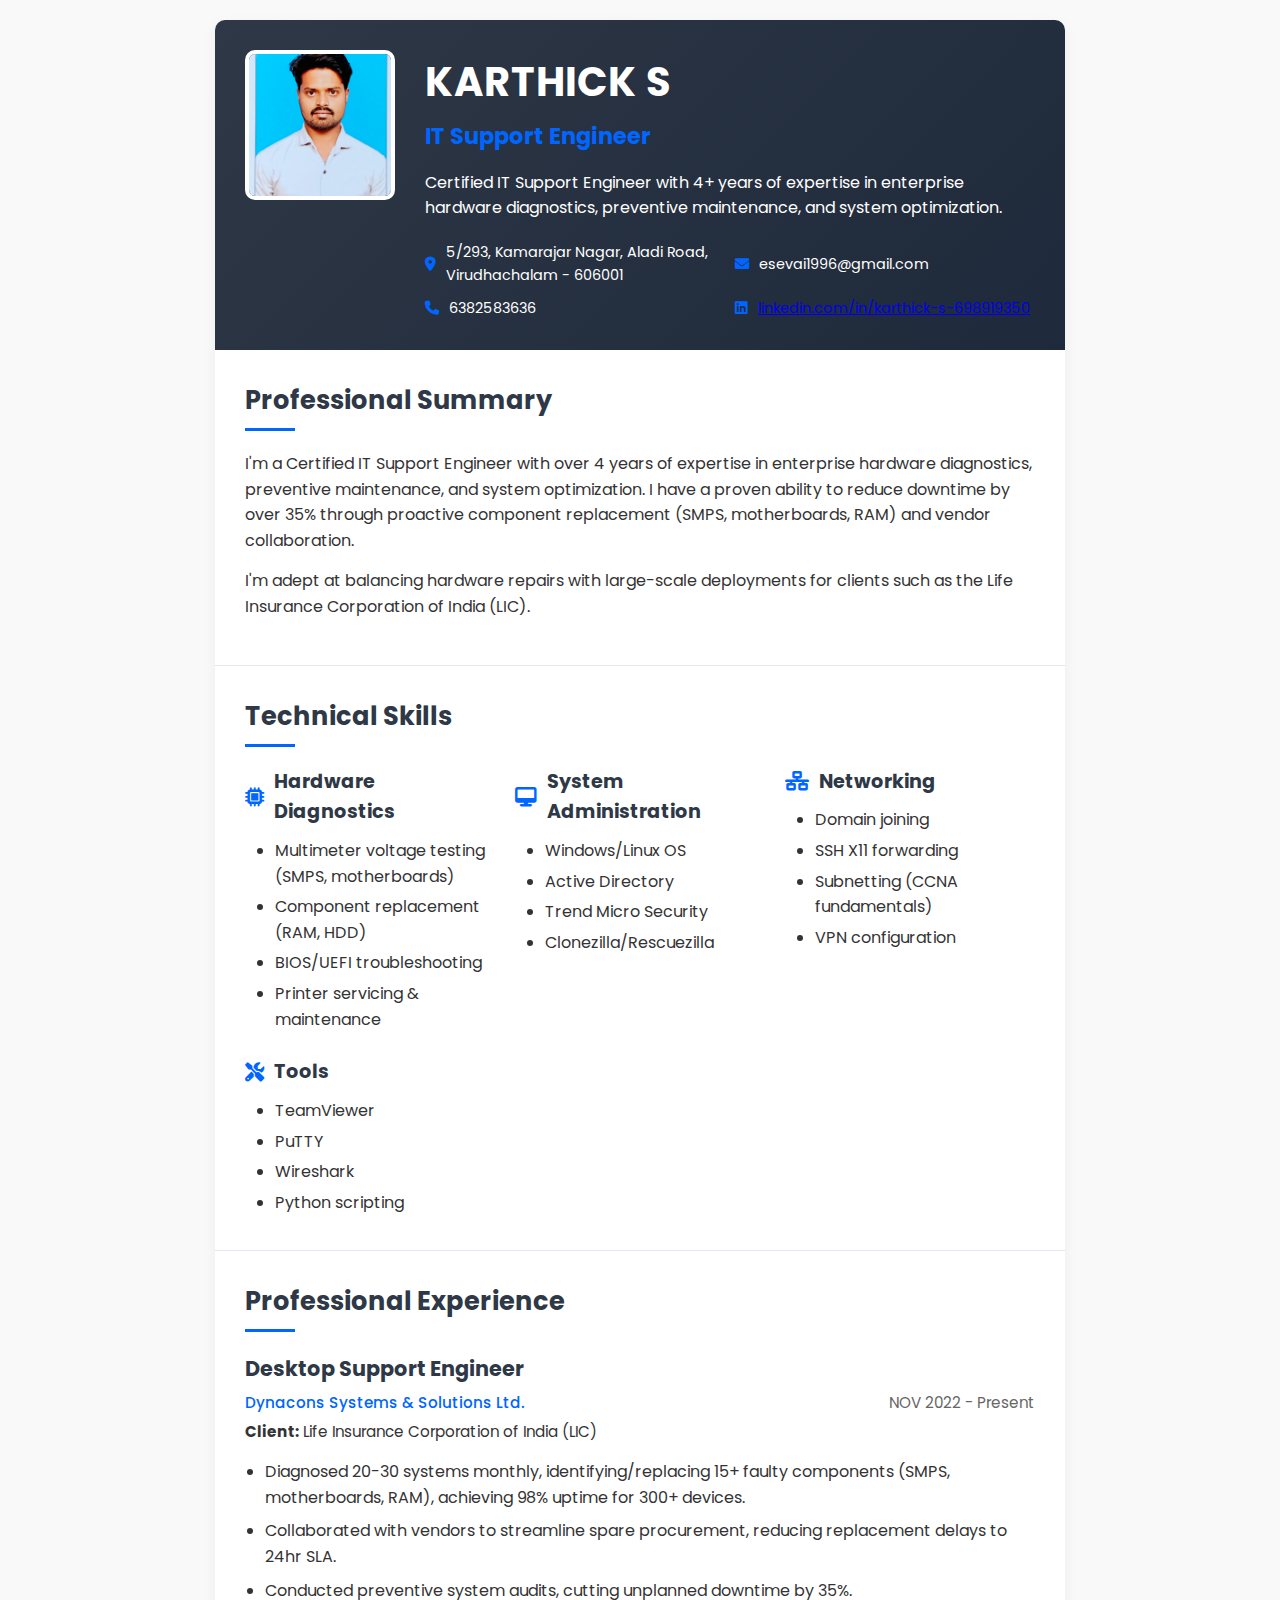
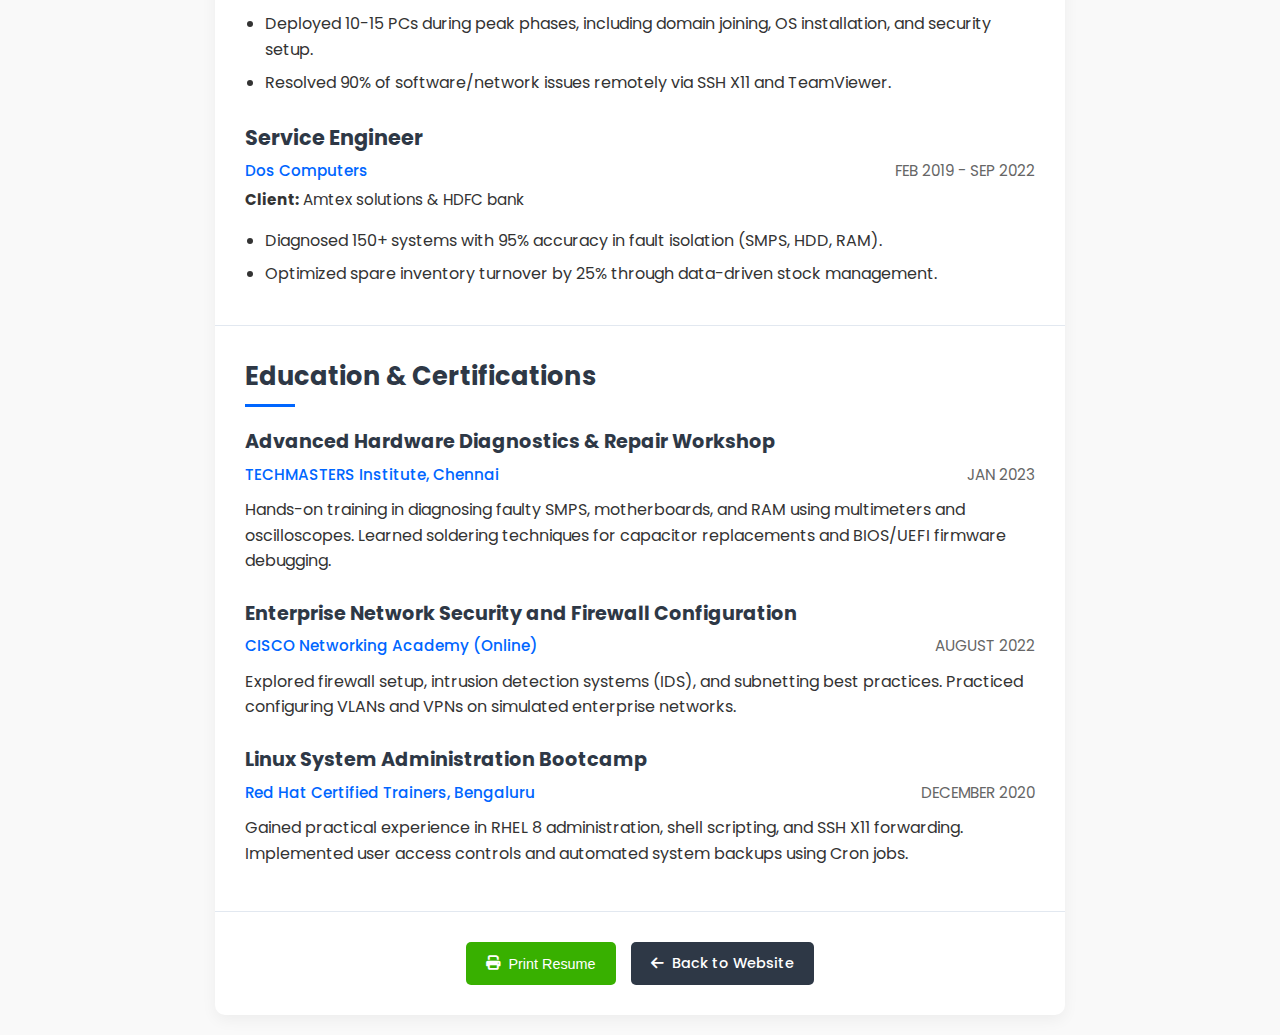
<file: resume.html>
<!DOCTYPE html>
<html lang="en">
<head>
  <meta charset="utf-8">
  <meta name="viewport" content="width=device-width, initial-scale=1.0">
  <title>Karthick S - Resume</title>
  <link href="resume-style.css" rel="stylesheet" type="text/css" />
  <link rel="stylesheet" href="https://cdnjs.cloudflare.com/ajax/libs/font-awesome/6.4.0/css/all.min.css">
  <link href="https://fonts.googleapis.com/css2?family=Poppins:wght@300;400;500;600;700&display=swap" rel="stylesheet">
</head>

<body>
  <div class="resume-container">
    <div class="resume-header">
      <div class="profile-image">
        <img src="profile-photo.jpg" alt="Karthick S">
      </div>
      <div class="profile-info">
        <h1>KARTHICK S</h1>
        <h2>IT Support Engineer</h2>
        <p>Certified IT Support Engineer with 4+ years of expertise in enterprise hardware diagnostics, preventive maintenance, and system optimization.</p>
        
        <div class="contact-details">
          <div class="contact-item">
            <i class="fas fa-map-marker-alt"></i>
            <span>5/293, Kamarajar Nagar, Aladi Road, Virudhachalam - 606001</span>
          </div>
          <div class="contact-item">
            <i class="fas fa-envelope"></i>
            <span>esevai1996@gmail.com</span>
          </div>
          <div class="contact-item">
            <i class="fas fa-phone"></i>
            <span>6382583636</span>
          </div>
          <div class="contact-item">
            <i class="fab fa-linkedin"></i>
            <span><a href="https://www.linkedin.com/in/karthick-s-698919350" target="_blank">linkedin.com/in/karthick-s-698919350</a></span>
          </div>
        </div>
      </div>
    </div>
    
    <div class="resume-section">
      <h2 class="section-title">Professional Summary</h2>
      <div class="section-content">
        <p>I'm a Certified IT Support Engineer with over 4 years of expertise in enterprise hardware diagnostics, preventive maintenance, and system optimization. I have a proven ability to reduce downtime by over 35% through proactive component replacement (SMPS, motherboards, RAM) and vendor collaboration.</p>
        <p>I'm adept at balancing hardware repairs with large-scale deployments for clients such as the Life Insurance Corporation of India (LIC).</p>
      </div>
    </div>
    
    <div class="resume-section">
      <h2 class="section-title">Technical Skills</h2>
      <div class="section-content skills-grid">
        <div class="skill-category">
          <h3><i class="fas fa-microchip"></i> Hardware Diagnostics</h3>
          <ul>
            <li>Multimeter voltage testing (SMPS, motherboards)</li>
            <li>Component replacement (RAM, HDD)</li>
            <li>BIOS/UEFI troubleshooting</li>
            <li>Printer servicing & maintenance</li>
          </ul>
        </div>
        
        <div class="skill-category">
          <h3><i class="fas fa-desktop"></i> System Administration</h3>
          <ul>
            <li>Windows/Linux OS</li>
            <li>Active Directory</li>
            <li>Trend Micro Security</li>
            <li>Clonezilla/Rescuezilla</li>
          </ul>
        </div>
        
        <div class="skill-category">
          <h3><i class="fas fa-network-wired"></i> Networking</h3>
          <ul>
            <li>Domain joining</li>
            <li>SSH X11 forwarding</li>
            <li>Subnetting (CCNA fundamentals)</li>
            <li>VPN configuration</li>
          </ul>
        </div>
        
        <div class="skill-category">
          <h3><i class="fas fa-tools"></i> Tools</h3>
          <ul>
            <li>TeamViewer</li>
            <li>PuTTY</li>
            <li>Wireshark</li>
            <li>Python scripting</li>
          </ul>
        </div>
      </div>
    </div>
    
    <div class="resume-section">
      <h2 class="section-title">Professional Experience</h2>
      <div class="section-content">
        <div class="experience-item">
          <div class="experience-header">
            <h3>Desktop Support Engineer</h3>
            <div class="experience-meta">
              <span class="company">Dynacons Systems & Solutions Ltd.</span>
              <span class="period">NOV 2022 - Present</span>
            </div>
            <p class="client"><strong>Client:</strong> Life Insurance Corporation of India (LIC)</p>
          </div>
          <ul>
            <li>Diagnosed 20-30 systems monthly, identifying/replacing 15+ faulty components (SMPS, motherboards, RAM), achieving 98% uptime for 300+ devices.</li>
            <li>Collaborated with vendors to streamline spare procurement, reducing replacement delays to 24hr SLA.</li>
            <li>Conducted preventive system audits, cutting unplanned downtime by 35%.</li>
            <li>Deployed 10-15 PCs during peak phases, including domain joining, OS installation, and security setup.</li>
            <li>Resolved 90% of software/network issues remotely via SSH X11 and TeamViewer.</li>
          </ul>
        </div>
        
        <div class="experience-item">
          <div class="experience-header">
            <h3>Service Engineer</h3>
            <div class="experience-meta">
              <span class="company">Dos Computers</span>
              <span class="period">FEB 2019 - SEP 2022</span>
            </div>
            <p class="client"><strong>Client:</strong> Amtex solutions & HDFC bank</p>
          </div>
          <ul>
            <li>Diagnosed 150+ systems with 95% accuracy in fault isolation (SMPS, HDD, RAM).</li>
            <li>Optimized spare inventory turnover by 25% through data-driven stock management.</li>
          </ul>
        </div>
      </div>
    </div>
    
    <div class="resume-section">
      <h2 class="section-title">Education & Certifications</h2>
      <div class="section-content">
        <div class="education-item">
          <h3>Advanced Hardware Diagnostics & Repair Workshop</h3>
          <div class="education-meta">
            <span class="institution">TECHMASTERS Institute, Chennai</span>
            <span class="period">JAN 2023</span>
          </div>
          <p>Hands-on training in diagnosing faulty SMPS, motherboards, and RAM using multimeters and oscilloscopes. Learned soldering techniques for capacitor replacements and BIOS/UEFI firmware debugging.</p>
        </div>
        
        <div class="education-item">
          <h3>Enterprise Network Security and Firewall Configuration</h3>
          <div class="education-meta">
            <span class="institution">CISCO Networking Academy (Online)</span>
            <span class="period">AUGUST 2022</span>
          </div>
          <p>Explored firewall setup, intrusion detection systems (IDS), and subnetting best practices. Practiced configuring VLANs and VPNs on simulated enterprise networks.</p>
        </div>
        
        <div class="education-item">
          <h3>Linux System Administration Bootcamp</h3>
          <div class="education-meta">
            <span class="institution">Red Hat Certified Trainers, Bengaluru</span>
            <span class="period">DECEMBER 2020</span>
          </div>
          <p>Gained practical experience in RHEL 8 administration, shell scripting, and SSH X11 forwarding. Implemented user access controls and automated system backups using Cron jobs.</p>
        </div>
      </div>
    </div>
    
    <div class="resume-footer">
      <div class="download-actions">
        <button onclick="window.print()" class="print-btn"><i class="fas fa-print"></i> Print Resume</button>
        <a href="index.html" class="back-btn"><i class="fas fa-arrow-left"></i> Back to Website</a>
      </div>
    </div>
  </div>

  <script>
    document.addEventListener('DOMContentLoaded', function() {
      // Auto-print dialog on page load after 1 second
      setTimeout(function() {
        window.print();
      }, 1000);
    });
  </script>
</body>
</html>
</file>
<file: resume-style.css>
/* Resume Styles */
:root {
  --primary-color: #0066ff;
  --secondary-color: #2e3846;
  --text-color: #333;
  --light-text: #f5f5f5;
  --background: #ffffff;
  --light-bg: #f9f9f9;
  --border-color: #e2e8f0;
  --success-color: #38b000;
  --box-shadow: 0 5px 15px rgba(0, 0, 0, 0.05);
}

* {
  margin: 0;
  padding: 0;
  box-sizing: border-box;
}

body {
  font-family: 'Poppins', sans-serif;
  color: var(--text-color);
  line-height: 1.6;
  background-color: var(--light-bg);
  padding: 20px;
}

.resume-container {
  max-width: 850px;
  margin: 0 auto;
  background: white;
  border-radius: 10px;
  overflow: hidden;
  box-shadow: var(--box-shadow);
}

/* Resume Header */
.resume-header {
  display: flex;
  padding: 30px;
  background: linear-gradient(135deg, var(--secondary-color), #1e293b);
  color: white;
}

.profile-image {
  flex: 0 0 150px;
  margin-right: 30px;
}

.profile-image img {
  width: 150px;
  height: 150px;
  object-fit: cover;
  border-radius: 10px;
  border: 4px solid white;
}

.profile-info {
  flex: 1;
}

.profile-info h1 {
  font-size: 2.5rem;
  margin-bottom: 5px;
  letter-spacing: 1px;
}

.profile-info h2 {
  font-size: 1.4rem;
  margin-bottom: 15px;
  color: var(--primary-color);
}

.profile-info p {
  margin-bottom: 20px;
  font-size: 1rem;
  max-width: 600px;
}

.contact-details {
  display: grid;
  grid-template-columns: 1fr 1fr;
  gap: 10px;
}

.contact-item {
  display: flex;
  align-items: center;
  font-size: 0.9rem;
}

.contact-item i {
  margin-right: 10px;
  color: var(--primary-color);
}

/* Resume Sections */
.resume-section {
  padding: 30px;
  border-bottom: 1px solid var(--border-color);
}

.section-title {
  font-size: 1.6rem;
  margin-bottom: 20px;
  color: var(--secondary-color);
  position: relative;
  padding-bottom: 10px;
}

.section-title::after {
  content: '';
  position: absolute;
  bottom: 0;
  left: 0;
  width: 50px;
  height: 3px;
  background: var(--primary-color);
}

.section-content p {
  margin-bottom: 15px;
}

/* Skills Section */
.skills-grid {
  display: grid;
  grid-template-columns: repeat(auto-fit, minmax(250px, 1fr));
  gap: 20px;
}

.skill-category h3 {
  font-size: 1.2rem;
  margin-bottom: 10px;
  color: var(--secondary-color);
  display: flex;
  align-items: center;
}

.skill-category h3 i {
  margin-right: 10px;
  color: var(--primary-color);
}

.skill-category ul {
  padding-left: 30px;
}

.skill-category li {
  margin-bottom: 5px;
}

/* Experience Section */
.experience-item {
  margin-bottom: 25px;
}

.experience-item:last-child {
  margin-bottom: 0;
}

.experience-header {
  margin-bottom: 10px;
}

.experience-header h3 {
  font-size: 1.3rem;
  color: var(--secondary-color);
  margin-bottom: 5px;
}

.experience-meta {
  display: flex;
  justify-content: space-between;
  margin-bottom: 5px;
  font-size: 0.95rem;
}

.company {
  font-weight: 500;
  color: var(--primary-color);
}

.period {
  color: #666;
}

.client {
  margin-bottom: 10px;
  font-size: 0.95rem;
}

.experience-item ul {
  padding-left: 20px;
}

.experience-item li {
  margin-bottom: 8px;
}

/* Education Section */
.education-item {
  margin-bottom: 25px;
}

.education-item:last-child {
  margin-bottom: 0;
}

.education-item h3 {
  font-size: 1.2rem;
  color: var(--secondary-color);
  margin-bottom: 5px;
}

.education-meta {
  display: flex;
  justify-content: space-between;
  margin-bottom: 10px;
  font-size: 0.95rem;
}

.institution {
  font-weight: 500;
  color: var(--primary-color);
}

/* Resume Footer */
.resume-footer {
  padding: 30px;
  display: flex;
  justify-content: center;
}

.download-actions {
  display: flex;
  gap: 15px;
}

.print-btn, .back-btn {
  padding: 10px 20px;
  border-radius: 5px;
  font-weight: 500;
  cursor: pointer;
  transition: all 0.3s ease;
  display: flex;
  align-items: center;
  gap: 8px;
  font-size: 0.9rem;
  text-decoration: none;
}

.print-btn {
  background: var(--success-color);
  color: white;
  border: none;
}

.print-btn:hover {
  background: #2d9900;
}

.back-btn {
  background: var(--secondary-color);
  color: white;
}

.back-btn:hover {
  background: #1e293b;
}

/* Print Styles */
@media print {
  body {
    background: white;
    padding: 0;
  }
  
  .resume-container {
    box-shadow: none;
    border-radius: 0;
  }
  
  .resume-footer {
    display: none;
  }
  
  .resume-section {
    page-break-inside: avoid;
  }
}

/* Responsive Styles */
@media (max-width: 768px) {
  .resume-header {
    flex-direction: column;
  }
  
  .profile-image {
    margin-right: 0;
    margin-bottom: 20px;
    display: flex;
    justify-content: center;
  }
  
  .contact-details {
    grid-template-columns: 1fr;
  }
  
  .experience-meta {
    flex-direction: column;
  }
}
</file>
